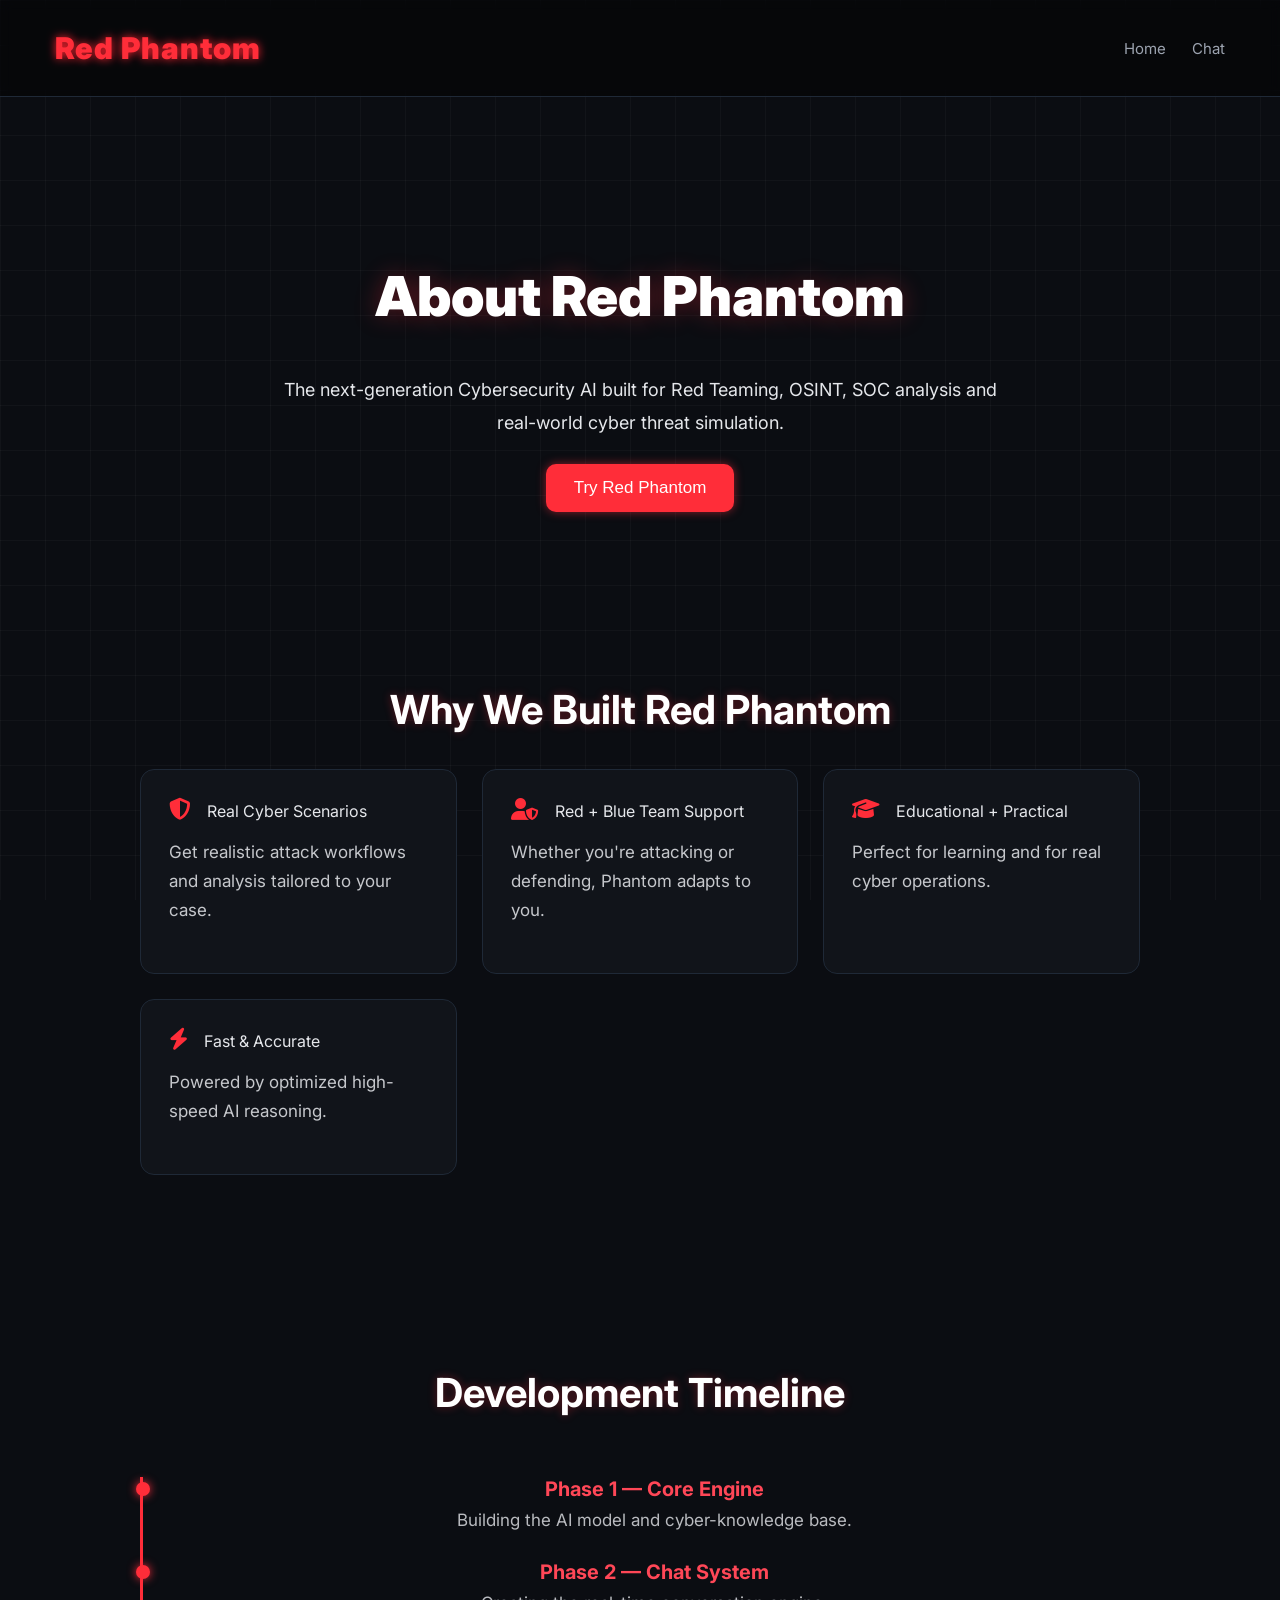
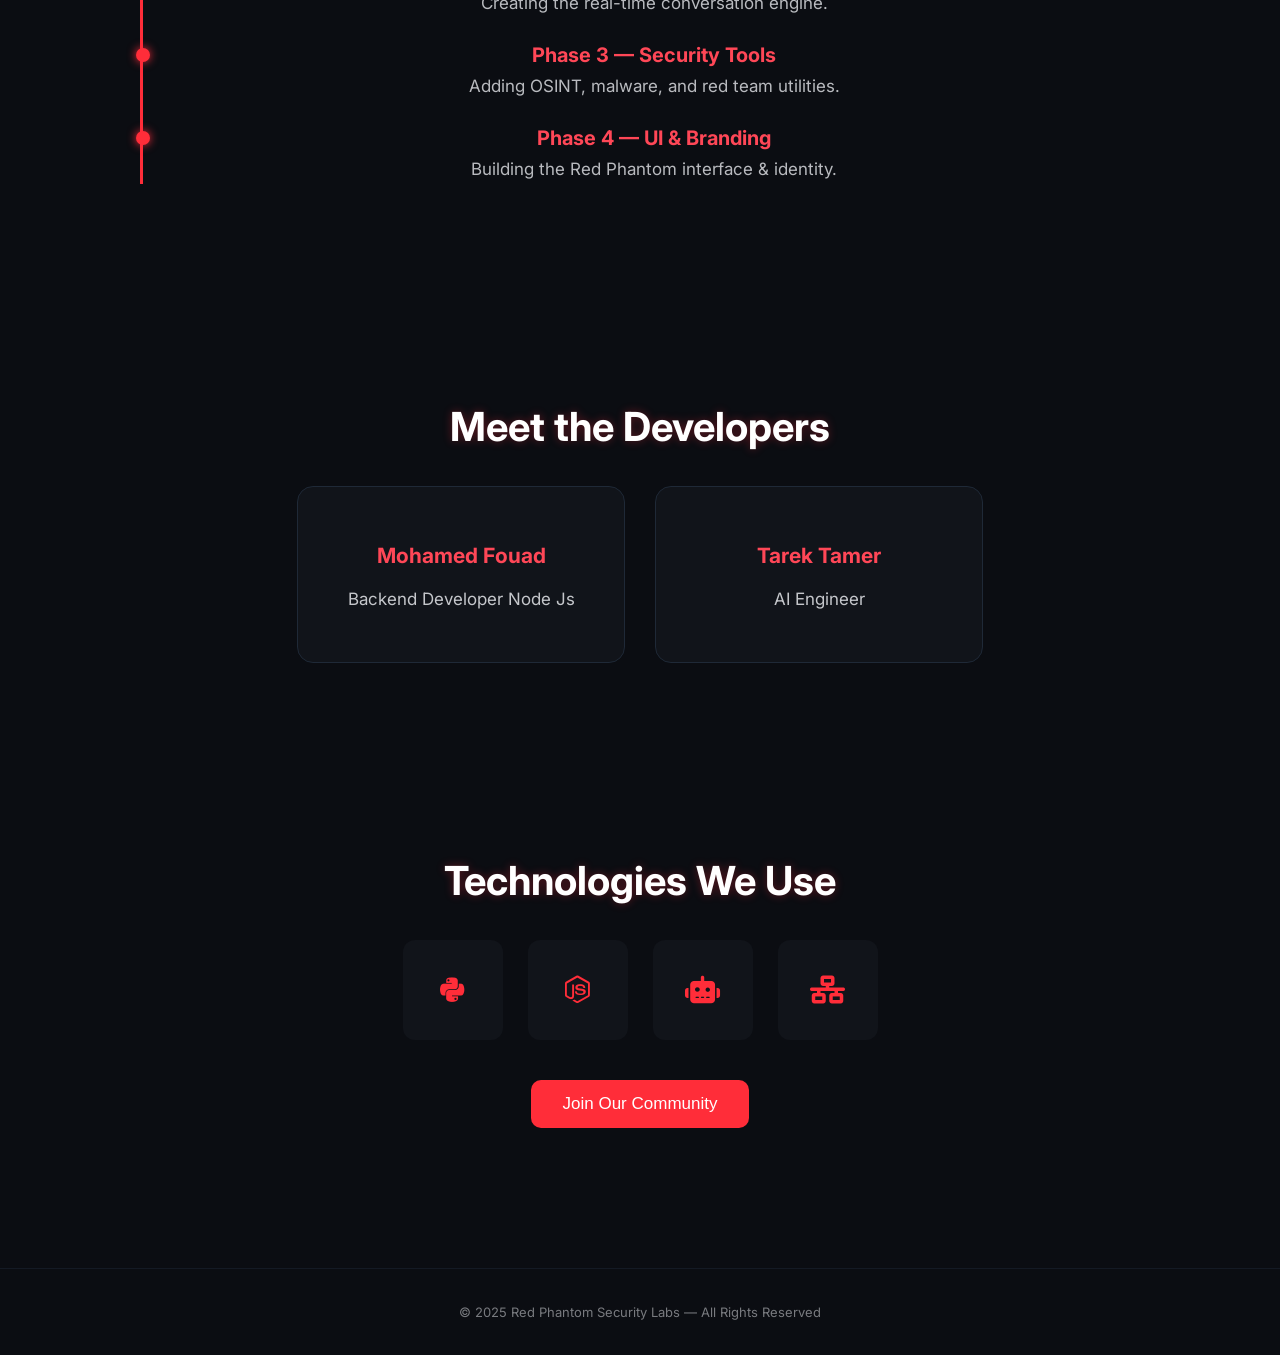
<file: about.html>
<!doctype html>
<html lang="en">
  <head>
    <meta charset="UTF-8" />
    <meta name="viewport" content="width=device-width, initial-scale=1.0" />
    <title>Red Phantom About</title>
    <link rel="icon" href="./Images/Red Phantom.png" />
    <link rel="preconnect" href="https://fonts.googleapis.com" />
    <link
      href="https://fonts.googleapis.com/css2?family=Inter:wght@300;400;600;700;900&display=swap"
      rel="stylesheet"
    />
    <link
      rel="stylesheet"
      href="https://cdnjs.cloudflare.com/ajax/libs/font-awesome/6.5.0/css/all.min.css"
    />

    <link rel="stylesheet" href="./about.css">
  </head>

  <body>
    <header>
      <h1>Red Phantom</h1>
      <nav>
        <a href="https://bot-ruby-delta.vercel.app/index.html">Home</a>
        <a href="index.html">Chat</a>
      </nav>
    </header>

    <div class="hero">
      <h2>About Red Phantom</h2>
      <p>
        The next-generation Cybersecurity AI built for Red Teaming, OSINT, SOC
        analysis and real-world cyber threat simulation.
      </p>
      <button onclick="location.href = 'index.html'">Try Red Phantom</button>
    </div>

    <div class="section">
      <h2>Why We Built Red Phantom</h2>
      <div class="feature-grid">
        <div class="feature-box">
          <i class="fa-solid fa-shield-halved"></i> Real Cyber Scenarios
          <p>
            Get realistic attack workflows and analysis tailored to your case.
          </p>
        </div>
        <div class="feature-box">
          <i class="fa-solid fa-user-shield"></i> Red + Blue Team Support
          <p>Whether you're attacking or defending, Phantom adapts to you.</p>
        </div>
        <div class="feature-box">
          <i class="fa-solid fa-graduation-cap"></i> Educational + Practical
          <p>Perfect for learning and for real cyber operations.</p>
        </div>
        <div class="feature-box">
          <i class="fa-solid fa-bolt"></i> Fast & Accurate
          <p>Powered by optimized high-speed AI reasoning.</p>
        </div>
      </div>
    </div>

    <div class="section">
      <h2>Development Timeline</h2>
      <div class="timeline">
        <div class="timeline-item">
          <h4>Phase 1 — Core Engine</h4>
          <p>Building the AI model and cyber-knowledge base.</p>
        </div>
        <div class="timeline-item">
          <h4>Phase 2 — Chat System</h4>
          <p>Creating the real-time conversation engine.</p>
        </div>
        <div class="timeline-item">
          <h4>Phase 3 — Security Tools</h4>
          <p>Adding OSINT, malware, and red team utilities.</p>
        </div>
        <div class="timeline-item">
          <h4>Phase 4 — UI & Branding</h4>
          <p>Building the Red Phantom interface & identity.</p>
        </div>
      </div>
    </div>

    <div class="section">
      <h2>Meet the Developers</h2>
      <div class="dev-cards">
        <div class="dev-card">
          <h4>Mohamed Fouad</h4>
          <p>Backend Developer Node Js</p>
        </div>
        <div class="dev-card">
          <h4>Tarek Tamer</h4>
          <p>AI Engineer</p>
        </div>
      </div>
    </div>

    <div class="section">
      <h2>Technologies We Use</h2>
      <div class="tech-stack">
        <div class="tech-item"><i class="fa-brands fa-python"></i></div>
        <div class="tech-item"><i class="fa-brands fa-node-js"></i></div>
        <div class="tech-item"><i class="fa-solid fa-robot"></i></div>
        <div class="tech-item"><i class="fa-solid fa-network-wired"></i></div>
      </div>
      <button class="contact-btn" onclick="location.href = 'index.html'">
        Join Our Community
      </button>
    </div>

    <div class="footer">
      © 2025 Red Phantom Security Labs — All Rights Reserved
    </div>
  </body>
</html>
</file>
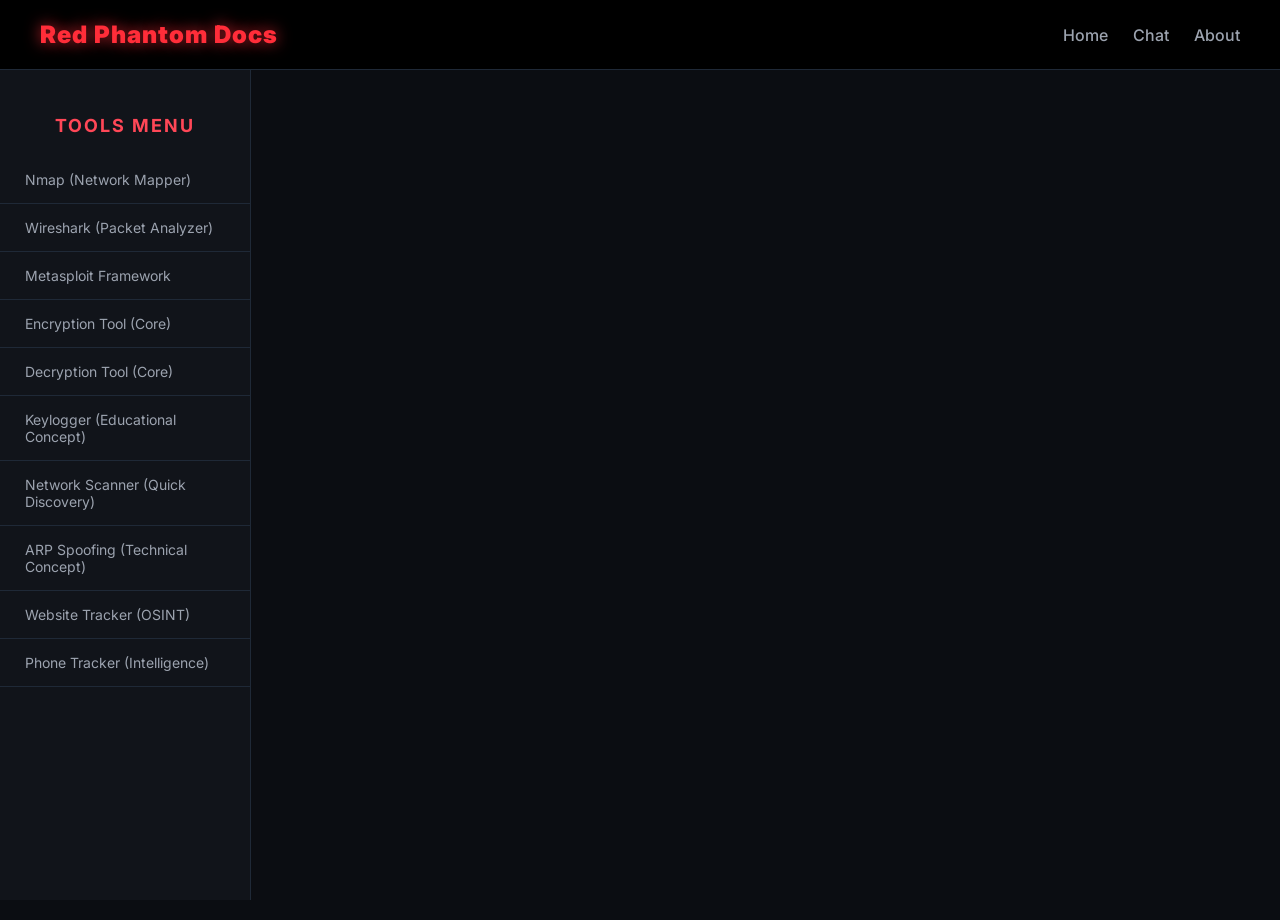
<file: docs.html>
<!doctype html>
<html lang="en">
  <head>
    <meta charset="UTF-8" />
    <meta name="viewport" content="width=device-width, initial-scale=1.0" />
    <title>Red Phantom Documentation</title>
    <link rel="icon" href="./Images/Red Phantom.png" />
    <link rel="preconnect" href="https://fonts.googleapis.com" />
    <link
      href="https://fonts.googleapis.com/css2?family=Inter:wght@300;400;600;700;900&display=swap"
      rel="stylesheet"
    />
    <link
      rel="stylesheet"
      href="https://cdnjs.cloudflare.com/ajax/libs/font-awesome/6.5.0/css/all.min.css"
    />
    <link rel="stylesheet" href="./docs.css">
  </head>
  <body>
    <div class="sidebar" id="sidebar">
      <h2>Tools Menu</h2>
      <div id="tools-list"></div>
    </div>

    <header>
      <i class="fas fa-bars menu-toggle" onclick="toggleSidebar()"></i>
      <h1>Red Phantom Docs</h1>
      <nav>
        <a href="https://bot-ruby-delta.vercel.app/index.html">Home</a>
        <a href="index.html">Chat</a>
        <a href="#">About</a>
      </nav>
    </header>

    <div class="content" id="content">
      <h1 class="tool-title">Welcome to Documentation</h1>
      <p class="description">
        Select a specific tool from the sidebar to explore in-depth technical
        documentation, including core functionalities, practical deployment
        examples, security defensive measures, and incident remediation
        protocols.
      </p>
    </div>

    <script src="./docs.js"></script>
  </body>
</html>
</file>
<file: about.css>
::-webkit-scrollbar {
        width: 7px;
      }
      ::-webkit-scrollbar-thumb {
        background: #ff003c;
        border-radius: 10px;
      }

      body {
        margin: 0;
        padding: 0;
        font-family: "Inter", sans-serif;
        background: #0b0d12;
        color: #e5e7eb;
        overflow-x: hidden;
        position: relative;
      }

      body::before {
        content: "";
        position: fixed;
        top: 0;
        left: 0;
        width: 100%;
        height: 100%;
        background-image:
          linear-gradient(rgba(255, 255, 255, 0.03) 1px, transparent 1px),
          linear-gradient(90deg, rgba(255, 255, 255, 0.03) 1px, transparent 1px);
        background-size: 45px 45px;
        pointer-events: none;
        z-index: -1;
      }

      header {
        display: flex;
        justify-content: space-between;
        align-items: center;
        padding: 10px 55px;
        border-bottom: 1px solid #1f2937;
        background: rgba(0, 0, 0, 0.45);
        backdrop-filter: blur(6px);
        position: sticky;
        top: 0;
        z-index: 20;
      }

      header h1 {
        font-size: 30px;
        font-weight: 900;
        color: #ff2d39;
        text-shadow: 0 0 10px #ff2330;
        letter-spacing: 1px;
      }

      header a {
        text-decoration: none;
        color: #9ca3af;
        margin-left: 22px;
        font-size: 15px;
        transition: 0.25s;
      }

      header a:hover {
        color: #fff;
      }

      .hero {
        text-align: center;
        padding: 120px 20px 60px;
      }

      .hero h2 {
        font-size: 55px;
        color: #fff;
        text-shadow: 0 0 25px #ff2d3d55;
        font-weight: 900;
        animation: fadeInUp 1s ease forwards;
      }

      .hero p {
        max-width: 750px;
        margin: 15px auto 25px;
        font-size: 18px;
        opacity: 0.85;
        line-height: 1.8;
        animation: fadeInUp 1.2s ease forwards;
      }

      .hero button {
        padding: 14px 28px;
        background: #ff2d39;
        border: none;
        border-radius: 10px;
        font-size: 17px;
        cursor: pointer;
        color: #fff;
        box-shadow: 0 0 10px #ff2d3d88;
        transition: 0.25s;
        animation: fadeInUp 1.4s ease forwards;
      }

      .hero button:hover {
        box-shadow: 0 0 18px #ff2d3d;
        transform: translateY(-2px);
      }

      .section {
        padding: 80px 20px;
        max-width: 1000px;
        margin: auto;
        text-align: center;
      }

      .section h2 {
        font-size: 40px;
        margin-bottom: 20px;
        color: #fff;
        text-shadow: 0 0 10px #ff2d3d55;
      }

      .section p {
        font-size: 17px;
        opacity: 0.85;
        line-height: 1.7;
        margin-bottom: 20px;
      }

      .feature-grid {
        display: grid;
        grid-template-columns: repeat(auto-fit, minmax(260px, 1fr));
        gap: 25px;
        margin-top: 35px;
      }

      .feature-box {
        padding: 28px;
        background: #11141a;
        border: 1px solid #1f2937;
        border-radius: 14px;
        transition: 0.25s;
        text-align: left;
      }

      .feature-box i {
        font-size: 22px;
        margin-right: 12px;
        color: #ff2d39;
      }

      .feature-box:hover {
        transform: translateY(-5px);
        border-color: #ff2d3d77;
        box-shadow: 0 0 25px #ff2d3d33;
      }

      .dev-cards {
        display: flex;
        justify-content: center;
        gap: 30px;
        flex-wrap: wrap;
        margin-top: 35px;
      }

      .dev-card {
        width: 270px;
        background: #11141a;
        padding: 28px;
        border: 1px solid #1f2937;
        border-radius: 16px;
        text-align: center;
        transition: 0.25s;
      }

      .dev-card:hover {
        transform: translateY(-6px);
        border-color: #ff2d3d77;
        box-shadow: 0 0 25px #ff2d3d33;
      }

      .dev-card img {
        width: 90px;
        height: 90px;
        border-radius: 50%;
        border: 2px solid #ff2d3d;
        margin-bottom: 15px;
      }

      .dev-card h4 {
        color: #ff4757;
        margin-bottom: 8px;
        font-size: 21px;
      }

      .timeline {
        margin-top: 60px;
        border-left: 3px solid #ff2d39;
        padding-left: 25px;
      }

      .timeline-item {
        margin-bottom: 25px;
        position: relative;
        transition: transform 0.3s;
      }

      .timeline-item:hover {
        transform: translateX(10px);
      }

      .timeline-item::before {
        content: "";
        width: 14px;
        height: 14px;
        background: #ff2d39;
        border-radius: 50%;
        position: absolute;
        left: -32px;
        top: 5px;
        box-shadow: 0 0 10px #ff2d3d;
      }

      .timeline-item h4 {
        margin: 0;
        color: #ff4757;
        font-size: 20px;
      }

      .timeline-item p {
        margin: 5px 0 0;
        opacity: 0.8;
      }

      .testimonials {
        display: flex;
        flex-wrap: wrap;
        justify-content: center;
        gap: 30px;
        margin-top: 35px;
      }

      .testimonial-card {
        width: 280px;
        background: #11141a;
        border: 1px solid #1f2937;
        border-radius: 14px;
        padding: 20px;
        text-align: center;
        transition: 0.25s;
      }

      .testimonial-card:hover {
        transform: translateY(-5px);
        border-color: #ff2d3d77;
        box-shadow: 0 0 25px #ff2d3d33;
      }

      .testimonial-card img {
        width: 60px;
        height: 60px;
        border-radius: 50%;
        margin-bottom: 12px;
        border: 2px solid #ff2d39;
      }

      .tech-stack {
        display: flex;
        flex-wrap: wrap;
        justify-content: center;
        gap: 25px;
        margin-top: 35px;
      }

      .tech-item {
        width: 100px;
        height: 100px;
        background: #11141a;
        border-radius: 12px;
        display: flex;
        align-items: center;
        justify-content: center;
        font-size: 28px;
        color: #ff2d39;
        transition: 0.25s;
      }

      .tech-item:hover {
        transform: scale(1.1);
        box-shadow: 0 0 18px #ff2d3d55;
      }

      .contact-btn {
        margin-top: 40px;
        padding: 14px 32px;
        background: #ff2d39;
        border: none;
        border-radius: 10px;
        color: #fff;
        font-size: 17px;
        cursor: pointer;
        transition: 0.25s;
      }

      .contact-btn:hover {
        transform: translateY(-2px);
        box-shadow: 0 0 18px #ff2d3d;
      }

      .footer {
        text-align: center;
        padding: 35px;
        opacity: 0.5;
        font-size: 13px;
        border-top: 1px solid #1f2937;
        margin-top: 60px;
      }

      @keyframes fadeInUp {
        0% {
          opacity: 0;
          transform: translateY(30px);
        }
        100% {
          opacity: 1;
          transform: translateY(0);
        }
      }
</file>
<file: docs.css>
body {
        margin: 0;
        font-family: "Inter", sans-serif;
        background: #0b0d12;
        color: #e5e7eb;
        display: flex;
        min-height: 100vh;
        overflow-x: hidden;
        flex-direction: row;
        opacity: 0;
        animation: fadeIn 1s ease forwards;
      }
      @keyframes fadeIn {
        to {
          opacity: 1;
        }
      }

      ::-webkit-scrollbar {
        width: 5px;
      }
      ::-webkit-scrollbar-thumb {
        background: #ff003c;
        border-radius: 10px;
      }

      header {
        position: fixed;
        top: 0;
        left: 0;
        right: 0;
        padding: 20px 40px;
        background: #000;
        display: flex;
        justify-content: space-between;
        align-items: center;
        border-bottom: 1px solid #1f2937;
        z-index: 1000;
        transform: translateY(-100%);
        animation: slideDown 0.8s ease forwards 0.3s;
      }
      @keyframes slideDown {
        to {
          transform: translateY(0);
        }
      }

      header h1 {
        margin: 0;
        color: #ff2d39;
        font-size: 24px;
        text-shadow: 0 0 15px rgba(255, 45, 57, 0.8);
        font-weight: 900;
        letter-spacing: 1px;
      }
      header nav {
        display: flex;
        gap: 25px;
      }
      header a {
        text-decoration: none;
        color: #9ca3af;
        transition: 0.3s;
        font-size: 16px;
        font-weight: 500;
      }
      header a:hover {
        color: #fff;
        text-shadow: 0 0 8px #fff;
      }

      .sidebar {
        width: 250px;
        background: #11141a;
        border-right: 1px solid #1f2937;
        padding-top: 100px;
        overflow-y: auto;
        position: fixed;
        left: 0;
        top: 0;
        bottom: 0;
        z-index: 90;
      }

      .sidebar h2 {
        text-align: center;
        font-size: 18px;
        color: #ff4757;
        margin-bottom: 20px;
        text-transform: uppercase;
        letter-spacing: 2px;
      }

      .tool-item {
        padding: 15px 25px;
        cursor: pointer;
        font-size: 14px;
        border-bottom: 1px solid #1f2937;
        transition: 0.3s;
        color: #9ca3af;
      }
      .tool-item:hover {
        background: #1a1d25;
        color: #ff2d39;
        padding-left: 30px;
      }
      .tool-item.active {
        background: #ff2d39;
        color: #fff;
        font-weight: bold;
        border-left: 4px solid #fff;
      }

      .content {
        margin-left: 250px;
        padding: 120px 50px 50px;
        flex: 1;
        width: 100%;
        box-sizing: border-box;
        opacity: 0;
        transform: translateY(20px);
        transition: 0.5s ease;
      }
      .content.show {
        opacity: 1;
        transform: translateY(0);
      }

      .tool-title {
        font-size: 42px;
        font-weight: 900;
        margin-bottom: 15px;
        color: #fff;
        border-left: 6px solid #ff2d39;
        padding-left: 20px;
      }

      .description {
        font-size: 17px;
        opacity: 0.9;
        line-height: 1.9;
        margin-bottom: 30px;
        color: #d1d5db;
        text-align: justify;
      }

      .section-title {
        font-size: 22px;
        margin-top: 35px;
        margin-bottom: 15px;
        color: #ff2d39;
        font-weight: 800;
        display: flex;
        align-items: center;
        gap: 10px;
      }

      .tag {
        display: inline-block;
        background: rgba(255, 45, 57, 0.1);
        padding: 6px 16px;
        border-radius: 20px;
        margin: 5px 8px 0 0;
        border: 1px solid rgba(255, 45, 57, 0.3);
        color: #ff2d39;
        font-size: 13px;
        font-weight: 600;
      }

      .example-box {
        background: #161b22;
        border: 1px solid #30363d;
        padding: 20px;
        border-radius: 12px;
        margin-top: 15px;
        font-size: 15px;
        line-height: 1.6;
        color: #e6edf3;
        position: relative;
        overflow: hidden;
      }
      .example-box::before {
        content: "";
        position: absolute;
        left: 0;
        top: 0;
        height: 100%;
        width: 4px;
        background: #ff2d39;
      }

      .btns {
        margin-top: 40px;
        display: flex;
        gap: 20px;
      }

      .action-btn {
        padding: 15px 35px;
        border-radius: 10px;
        text-decoration: none;
        background: #ff2d39;
        color: #fff;
        font-weight: 700;
        font-size: 15px;
        text-align: center;
        transition: 0.3s;
        box-shadow: 0 4px 15px rgba(255, 45, 57, 0.3);
      }
      .action-btn:hover {
        background: #e02430;
        transform: translateY(-3px);
        box-shadow: 0 6px 20px rgba(255, 45, 57, 0.5);
      }

      .menu-toggle {
        display: none;
      }

      @media (max-width: 850px) {
        header {
          padding: 15px 20px;
        }
        header h1 {
          font-size: 18px;
        }
        header nav {
          gap: 15px;
        }
        .sidebar {
          transform: translateX(-100%);
          width: 250px;
          z-index: 2000;
        }
        .sidebar.open {
          transform: translateX(0);
        }
        .content {
          margin-left: 0;
          padding: 100px 20px 40px;
        }
        .menu-toggle {
          display: block !important;
          color: #fff;
          font-size: 22px;
          cursor: pointer;
        }
        .btns {
          flex-direction: column;
        }
        .action-btn {
          max-width: 100%;
        }
      }
</file>
